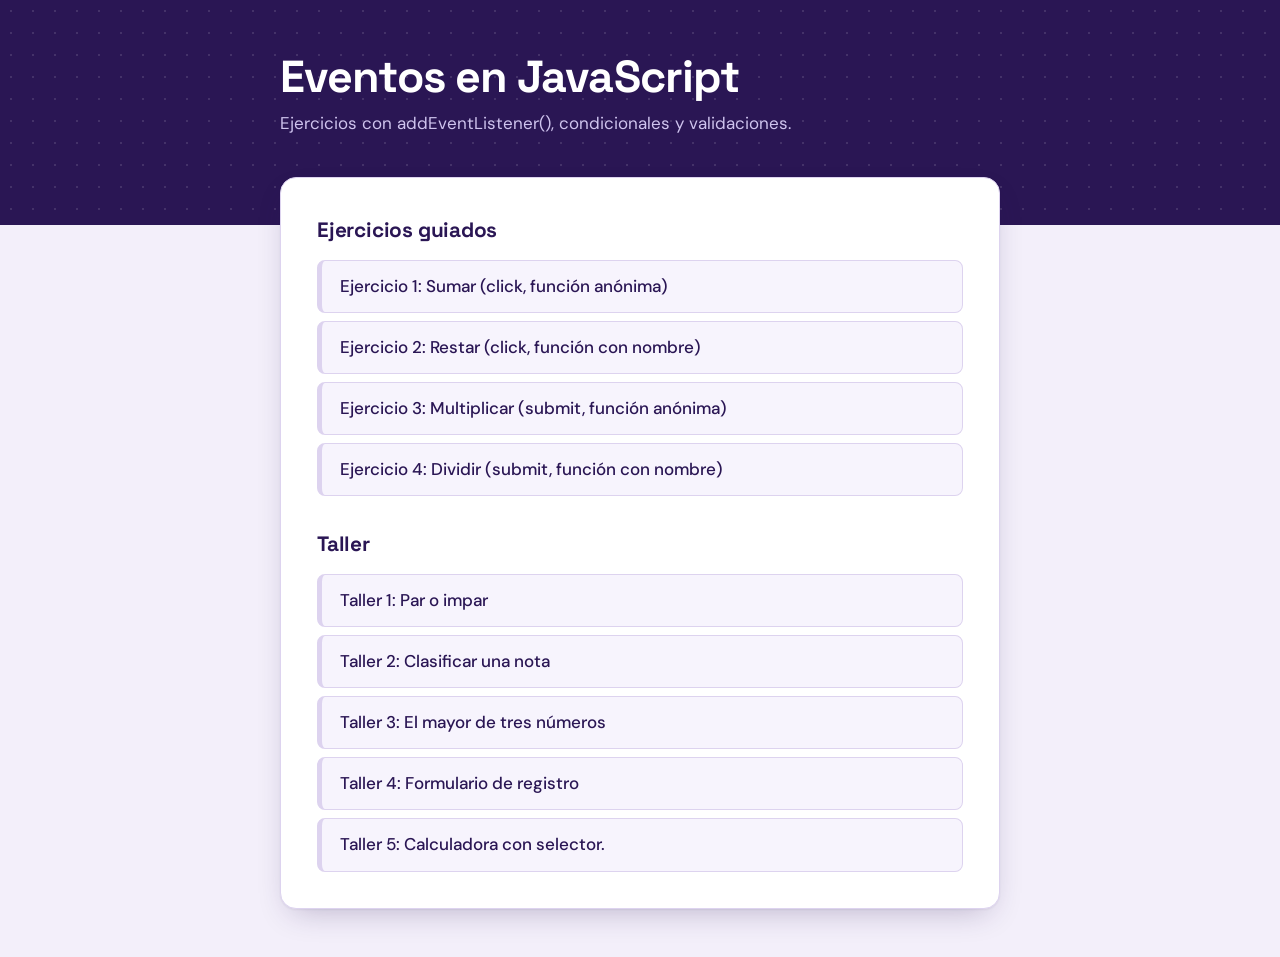
<file: index.html>
<!DOCTYPE html>
<html lang="es">
<head>
  <meta charset="UTF-8">
  <meta name="viewport" content="width=device-width, initial-scale=1.0">
  <title>Eventos en JavaScript</title>
  <link rel="stylesheet" href="css/style.css">
</head>
<body>
  <header>
    <h1>Eventos en JavaScript</h1>
    <p>Ejercicios con addEventListener(), condicionales y validaciones.</p>
  </header>
  <main>
    <h2>Ejercicios guiados</h2>
    <ul class="menu">
      <li><a href="ejercicios/ejercicio1.html">Ejercicio 1: Sumar (click, función anónima)</a></li>
      <li><a href="ejercicios/ejercicio2.html">Ejercicio 2: Restar (click, función con nombre)</a></li>
      <li><a href="ejercicios/ejercicio3.html">Ejercicio 3: Multiplicar (submit, función anónima)</a></li>
      <li><a href="ejercicios/ejercicio4.html">Ejercicio 4: Dividir (submit, función con nombre)</a></li>
    </ul>
    <h2>Taller</h2>
    <ul class="menu">
      <li><a href="taller/taller1.html">Taller 1: Par o impar</a></li>
      <li><a href="taller/taller2.html">Taller 2: Clasificar una nota</a></li>
      <li><a href="taller/taller3.html">Taller 3: El mayor de tres números</a></li>
      <li><a href="taller/taller4.html">Taller 4: Formulario de registro</a></li>
      <li><a href="taller/taller5.html">Taller 5: Calculadora con selector.</a></li>
    </ul>
  </main>
</body>
</html>
</file>
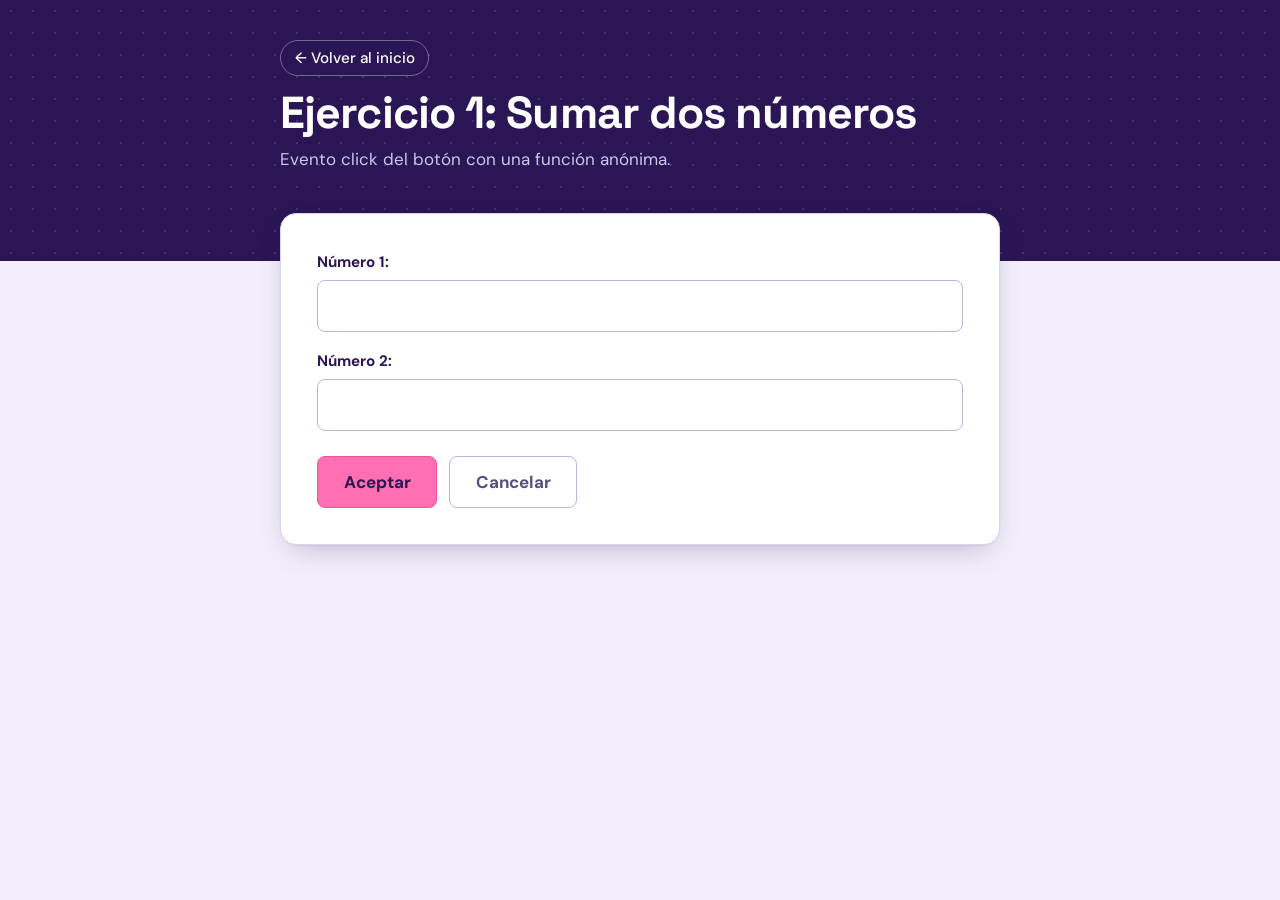
<file: ejercicios/ejercicio1.html>
<!DOCTYPE html>
<html lang="es">
<head>
  <meta charset="UTF-8">
  <meta name="viewport" content="width=device-width, initial-scale=1.0">
  <title>Ejercicio 1: Sumar dos números</title>
  <link rel="stylesheet" href="../css/style.css">
</head>
<body>
  <header>
    <a href="../index.html">← Volver al inicio</a>
    <h1>Ejercicio 1: Sumar dos números</h1>
    <p>Evento click del botón con una función anónima.</p>
  </header>
  <main>
    <form action="">
      <label for="n1">Número 1:</label>
      <input type="number" id="n1" step="any" required>
      <label for="n2">Número 2:</label>
      <input type="number" id="n2" step="any" required>
      <div class="botones">
        <input type="submit" value="Aceptar" id="botonSumar">
        <input type="reset" value="Cancelar">
      </div>
    </form>
  </main>
  <!-- El script va al final del body para que el HTML ya exista cuando JS lo busca -->
  <script src="../js/ejercicio1.js"></script>
</body>
</html>
</file>
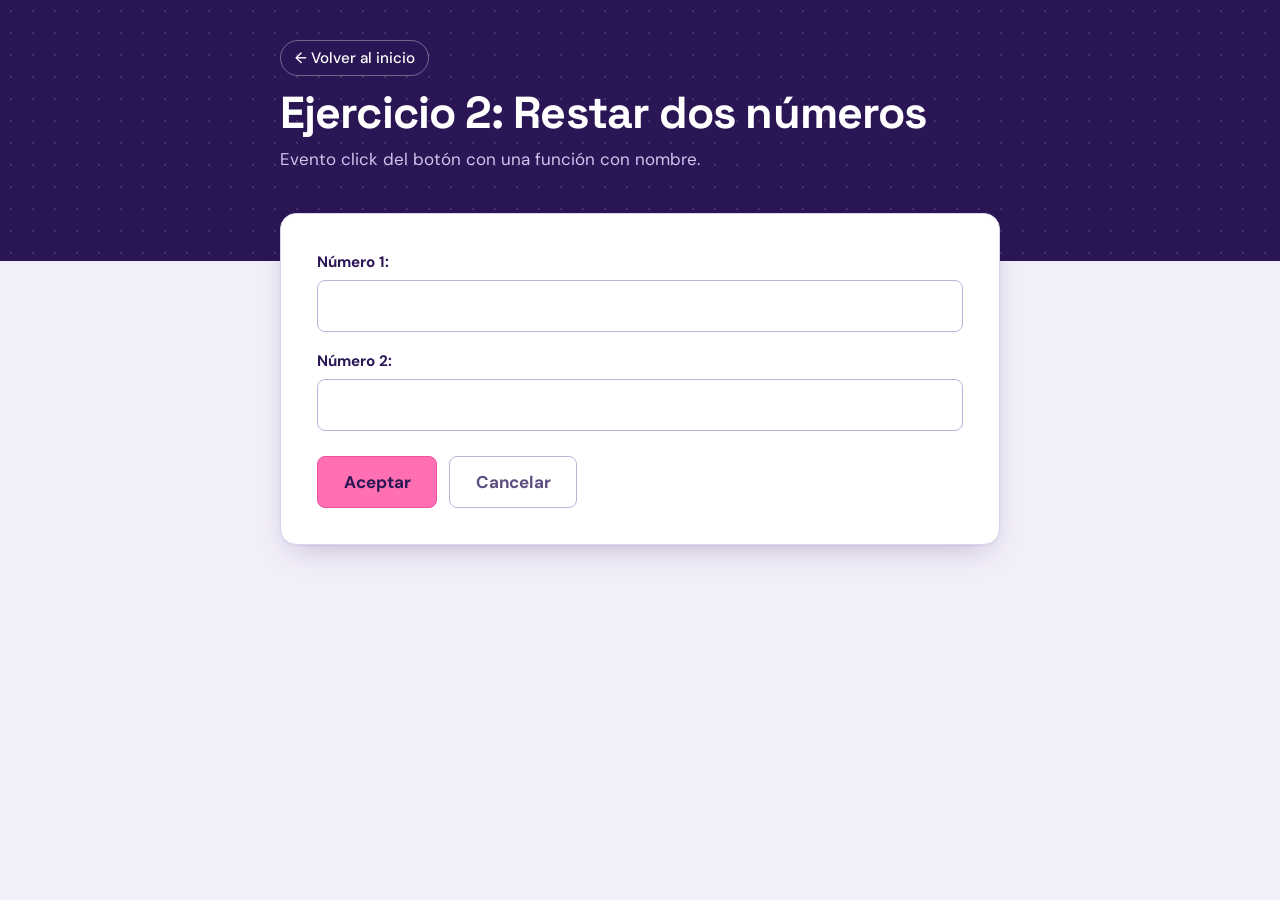
<file: ejercicios/ejercicio2.html>
<!DOCTYPE html>
<html lang="es">
<head>
  <meta charset="UTF-8">
  <meta name="viewport" content="width=device-width, initial-scale=1.0">
  <title>Ejercicio 2: Restar dos números</title>
  <link rel="stylesheet" href="../css/style.css">
</head>
<body>
  <header>
    <a href="../index.html">← Volver al inicio</a>
    <h1>Ejercicio 2: Restar dos números</h1>
    <p>Evento click del botón con una función con nombre.</p>
  </header>
  <main>
    <form action="">
      <label for="num1">Número 1:</label>
      <input type="number" id="num1" step="any" required>
      <label for="num2">Número 2:</label>
      <input type="number" id="num2" step="any" required>
      <div class="botones">
        <input type="submit" value="Aceptar" id="botonRestar">
        <input type="reset" value="Cancelar">
      </div>
    </form>
  </main>
  <!-- El script va al final del body para que el HTML ya exista cuando JS lo busca -->
  <script src="../js/ejercicio2.js"></script>
</body>
</html>
</file>
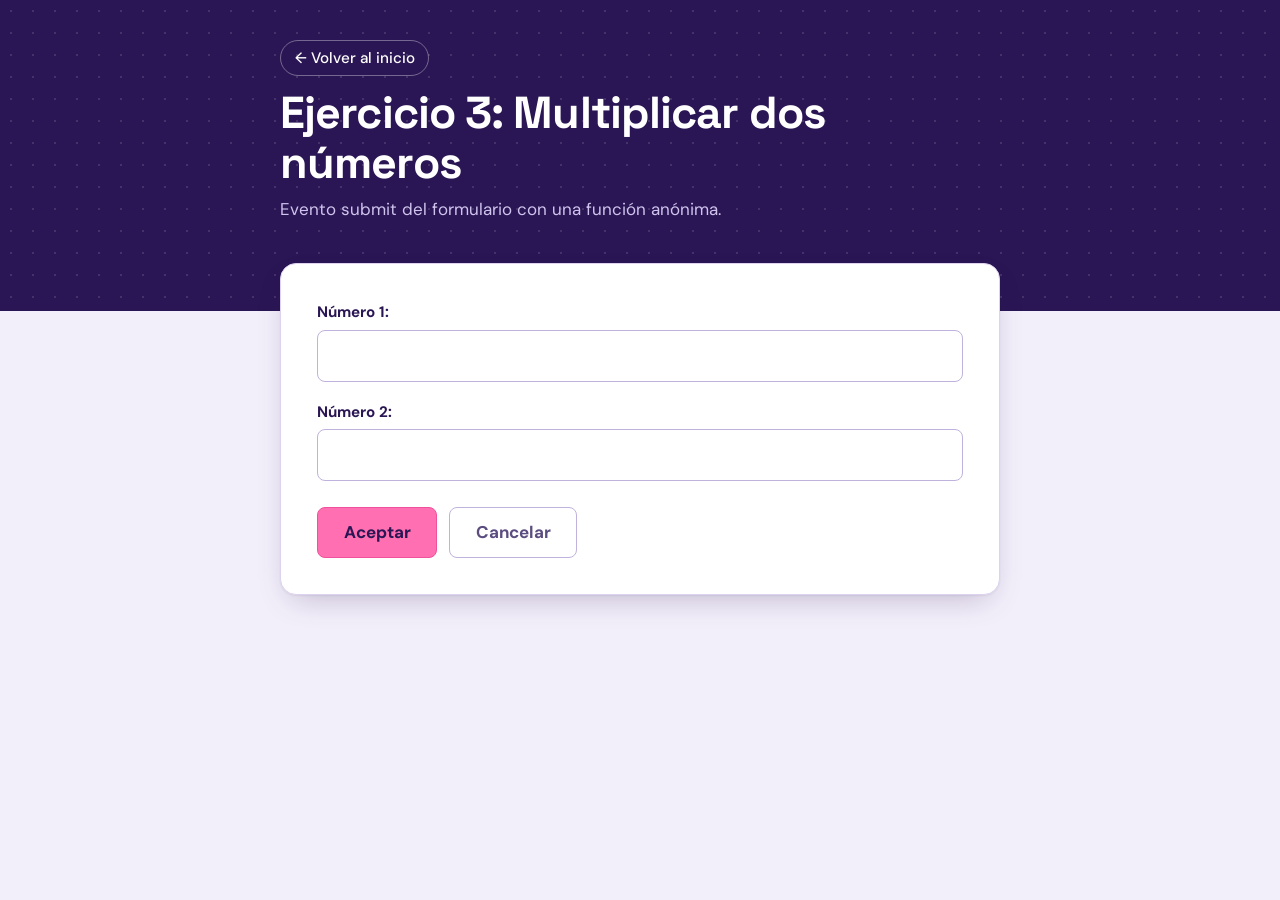
<file: ejercicios/ejercicio3.html>
<!DOCTYPE html>
<html lang="es">
<head>
  <meta charset="UTF-8">
  <meta name="viewport" content="width=device-width, initial-scale=1.0">
  <title>Ejercicio 3: Multiplicar dos números</title>
  <link rel="stylesheet" href="../css/style.css">
</head>
<body>
  <header>
    <a href="../index.html">← Volver al inicio</a>
    <h1>Ejercicio 3: Multiplicar dos números</h1>
    <p>Evento submit del formulario con una función anónima.</p>
  </header>
  <main>
    <form action="" id="formulario">
      <label for="num1">Número 1:</label>
      <input type="number" id="num1" step="any" required>
      <label for="num2">Número 2:</label>
      <input type="number" id="num2" step="any" required>
      <div class="botones">
        <input type="submit" value="Aceptar">
        <input type="reset" value="Cancelar">
      </div>
    </form>
  </main>
  <!-- El script va al final del body para que el HTML ya exista cuando JS lo busca -->
  <script src="../js/ejercicio3.js"></script>
</body>
</html>
</file>
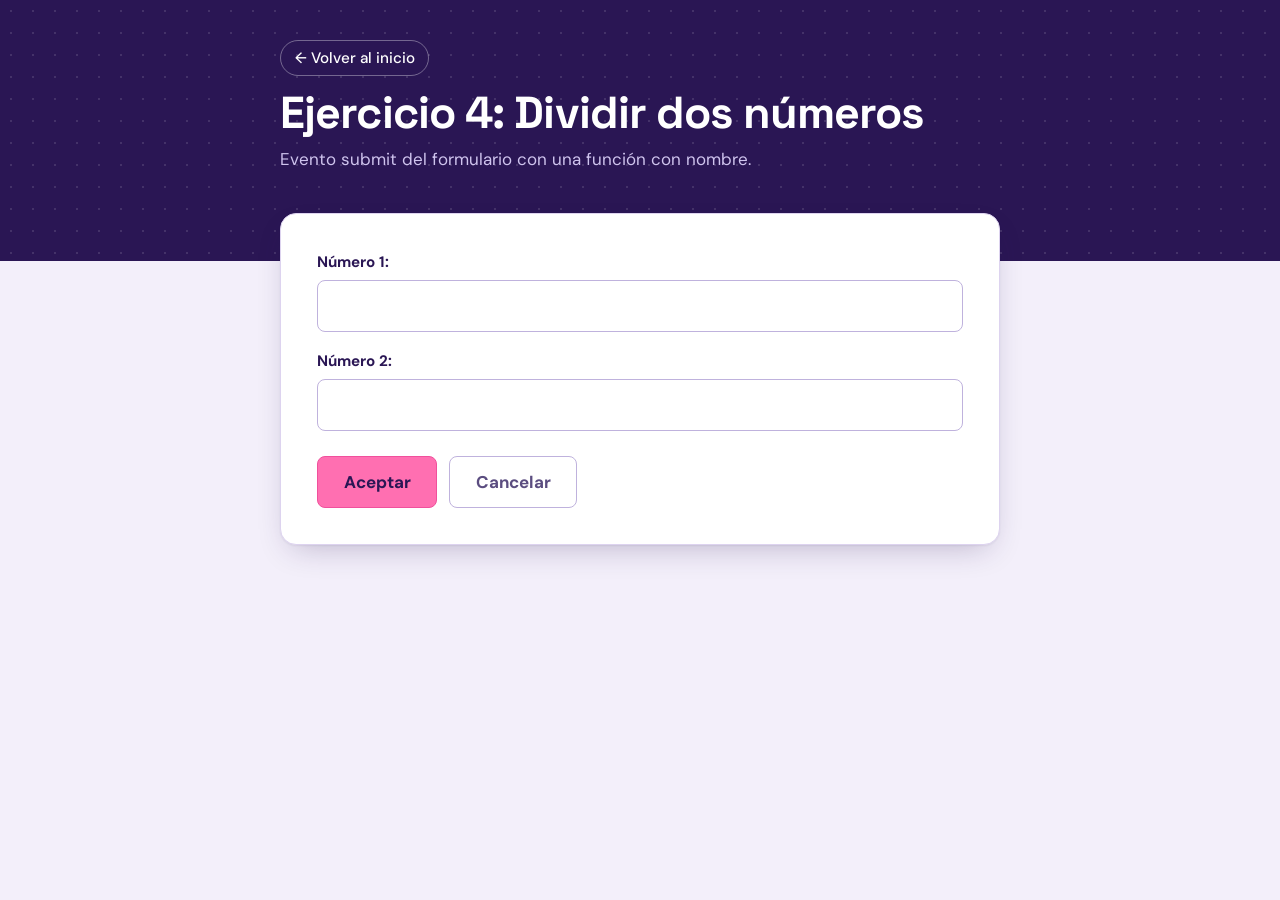
<file: ejercicios/ejercicio4.html>
<!DOCTYPE html>
<html lang="es">
<head>
  <meta charset="UTF-8">
  <meta name="viewport" content="width=device-width, initial-scale=1.0">
  <title>Ejercicio 4: Dividir dos números</title>
  <link rel="stylesheet" href="../css/style.css">
</head>
<body>
  <header>
    <a href="../index.html">← Volver al inicio</a>
    <h1>Ejercicio 4: Dividir dos números</h1>
    <p>Evento submit del formulario con una función con nombre.</p>
  </header>
  <main>
    <form action="" id="formularioDividir">
      <label for="num1">Número 1:</label>
      <input type="number" id="num1" step="any" required>
      <label for="num2">Número 2:</label>
      <input type="number" id="num2" step="any" required>
      <div class="botones">
        <input type="submit" value="Aceptar">
        <input type="reset" value="Cancelar">
      </div>
    </form>
  </main>
  <!-- El script va al final del body para que el HTML ya exista cuando JS lo busca -->
  <script src="../js/ejercicio4.js"></script>
</body>
</html>
</file>
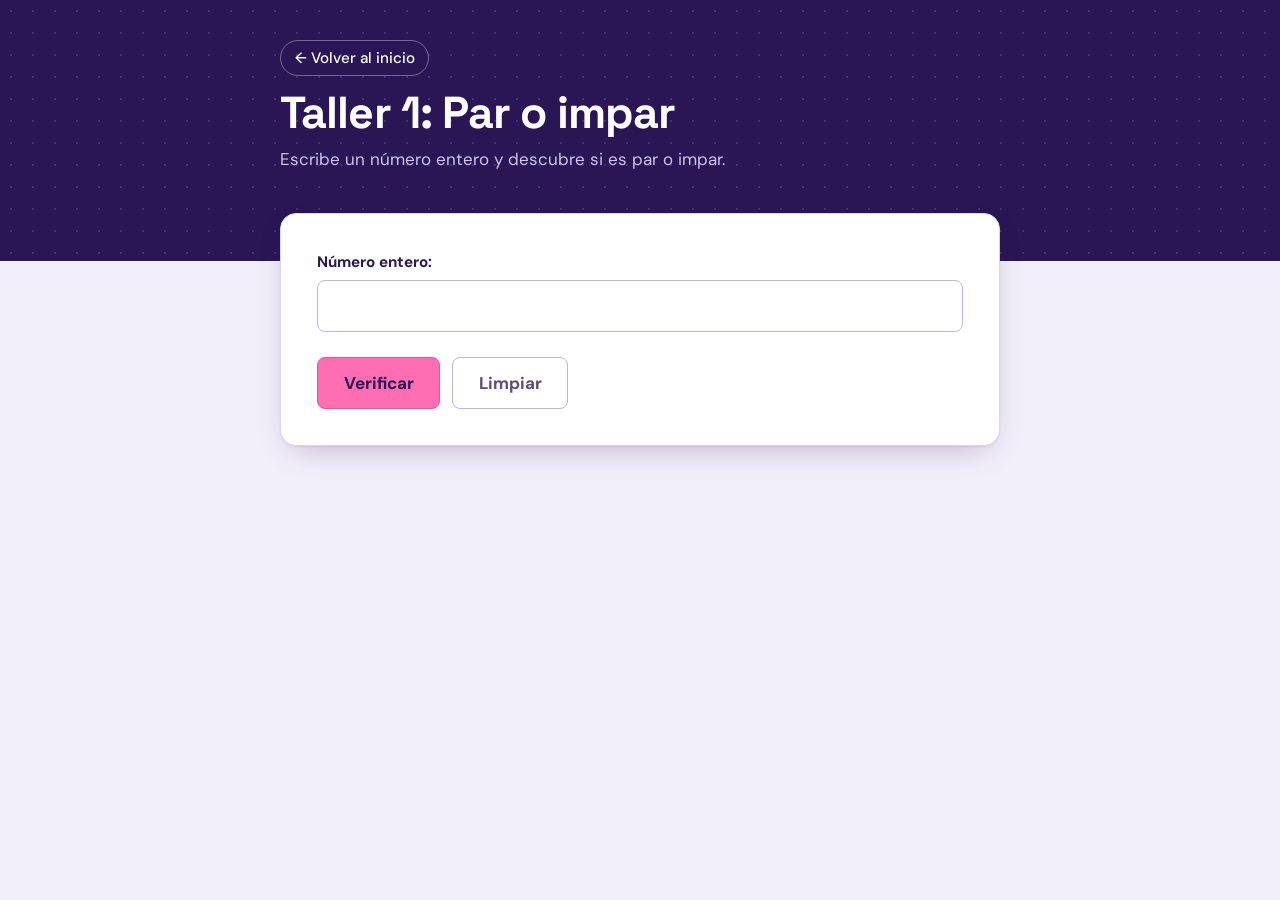
<file: taller/taller1.html>
<!DOCTYPE html>
<html lang="es">
<head>
  <meta charset="UTF-8">
  <meta name="viewport" content="width=device-width, initial-scale=1.0">
  <title>Taller 1: Par o impar</title>
  <link rel="stylesheet" href="../css/style.css">
</head>
<body>
  <header>
    <a href="../index.html">← Volver al inicio</a>
    <h1>Taller 1: Par o impar</h1>
    <p>Escribe un número entero y descubre si es par o impar.</p>
  </header>
  <main>
    <form id="formTaller1" novalidate>
      <label for="numero">Número entero:</label>
      <input type="number" id="numero" step="any">
      <div class="botones">
        <input type="submit" value="Verificar">
        <input type="reset" value="Limpiar">
      </div>
    </form>
    <p id="resultado" class="mensaje"></p>
  </main>
  <!-- El script va al final del body para que el HTML ya exista cuando JS lo busca -->
  <script src="../js/taller1.js"></script>
</body>
</html>
</file>
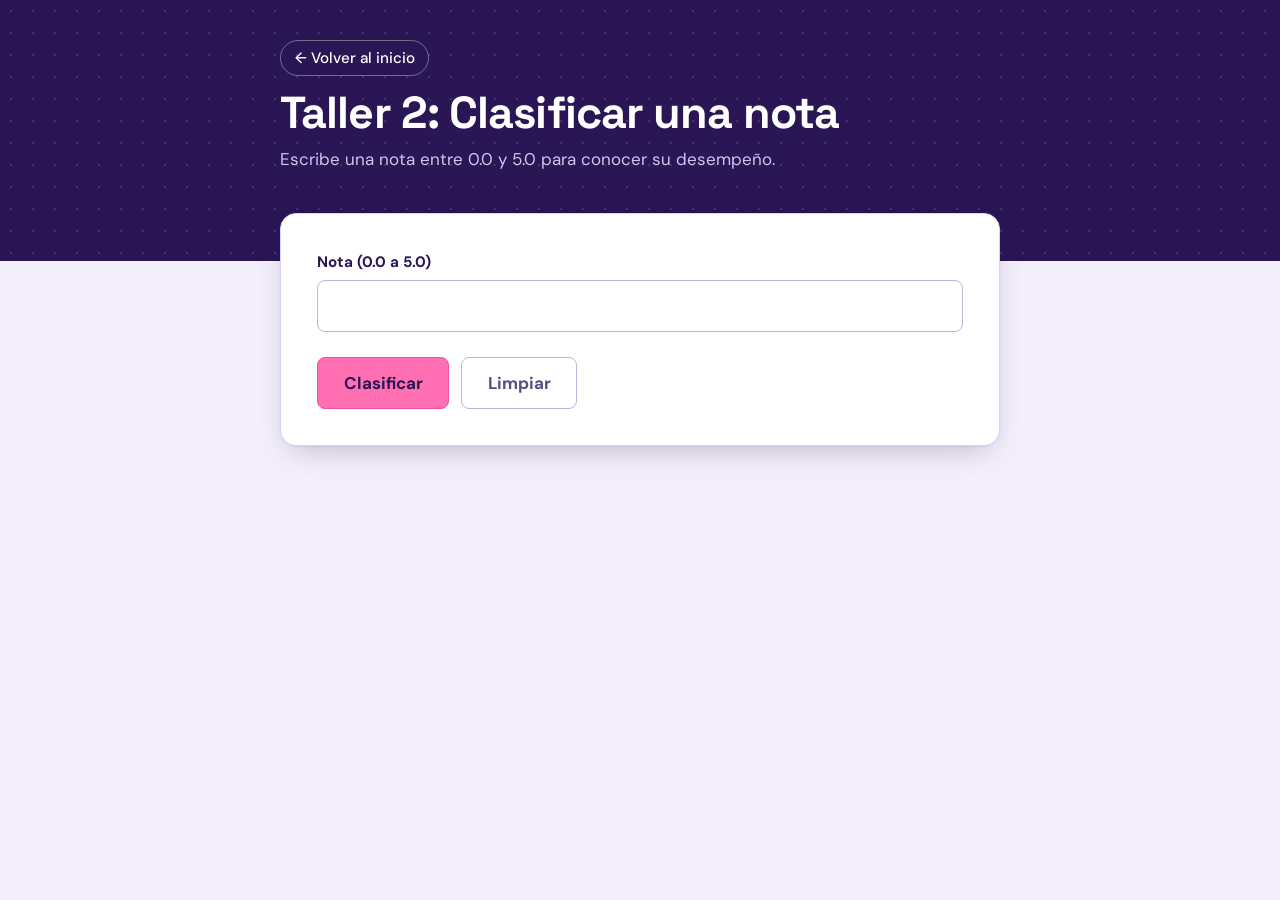
<file: taller/taller2.html>
<!DOCTYPE html>
<html lang="es">
<head>
  <meta charset="UTF-8">
  <meta name="viewport" content="width=device-width, initial-scale=1.0">
  <title>Taller 2: Clasificar una nota</title>
  <link rel="stylesheet" href="../css/style.css">
</head>
<body>
  <header>
    <a href="../index.html">← Volver al inicio</a>
    <h1>Taller 2: Clasificar una nota</h1>
    <p>Escribe una nota entre 0.0 y 5.0 para conocer su desempeño.</p>
  </header>
  <main>
    <form id="formTaller2" novalidate>
      <label for="nota">Nota (0.0 a 5.0)</label>
      <input type="number" id="nota" step="any">
      <div class="botones">
        <input type="submit" value="Clasificar">
        <input type="reset" value="Limpiar">
      </div>
    </form>
    <p id="resultado" class="mensaje"></p>
  </main>
  <!-- El script va al final del body para que el HTML ya exista cuando JS lo busca -->
  <script src="../js/taller2.js"></script>
</body>
</html>
</file>
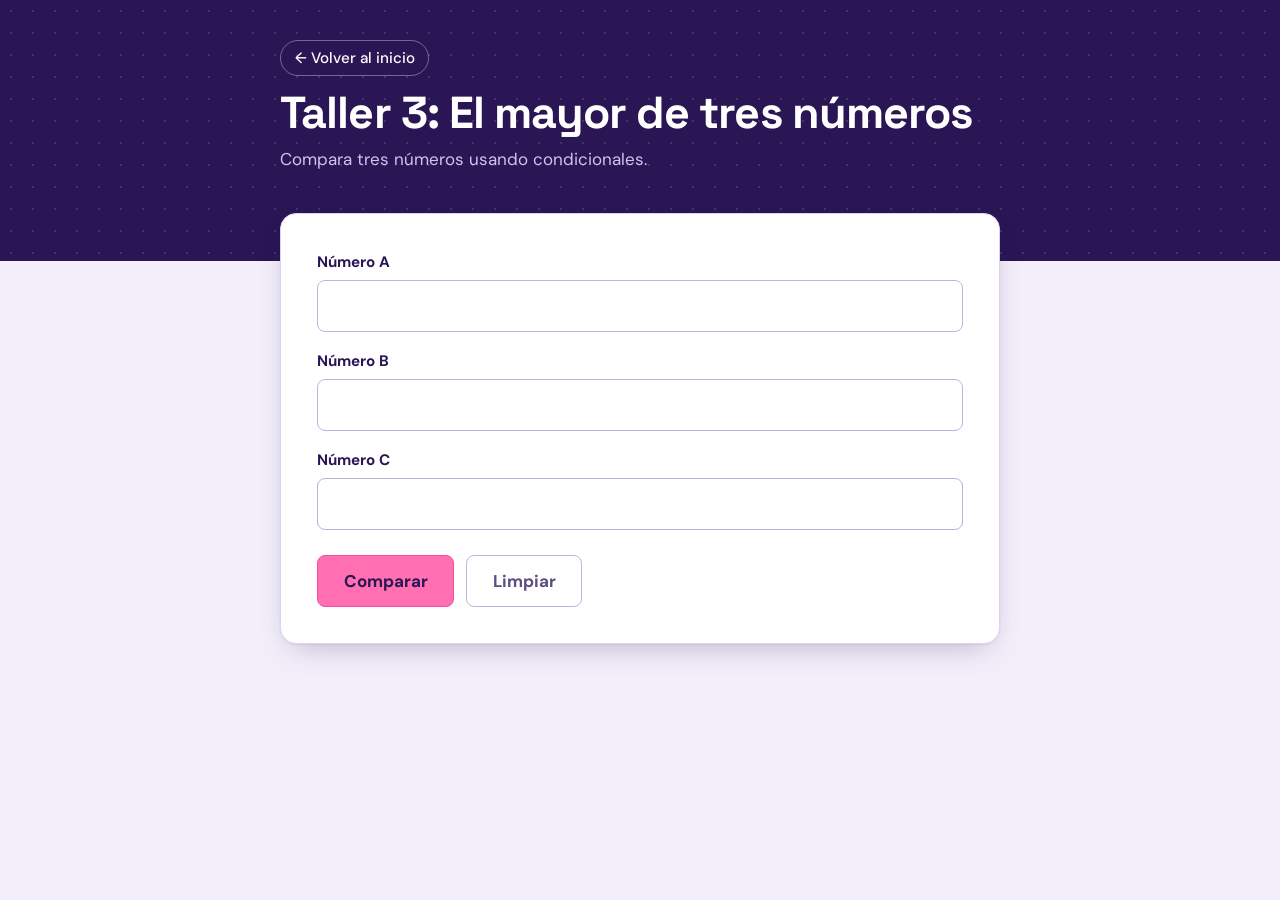
<file: taller/taller3.html>
<!DOCTYPE html>
<html lang="es">
<head>
  <meta charset="UTF-8">
  <meta name="viewport" content="width=device-width, initial-scale=1.0">
  <title>Taller 3: El mayor de tres números</title>
  <link rel="stylesheet" href="../css/style.css">
</head>
<body>
  <header>
    <a href="../index.html">← Volver al inicio</a>
    <h1>Taller 3: El mayor de tres números</h1>
    <p>Compara tres números usando condicionales.</p>
  </header>
  <main>
    <form id="formTaller3" novalidate>
      <label for="numeroA">Número A</label>
      <input type="number" id="numeroA" step="any">
      <label for="numeroB">Número B</label>
      <input type="number" id="numeroB" step="any">
      <label for="numeroC">Número C</label>
      <input type="number" id="numeroC" step="any">
      <div class="botones">
        <input type="submit" value="Comparar">
        <input type="reset" value="Limpiar">
      </div>
    </form>
    <p id="resultado" class="mensaje"></p>
  </main>
  <!-- El script va al final del body para que el HTML ya exista cuando JS lo busca -->
  <script src="../js/taller3.js"></script>
</body>
</html>
</file>
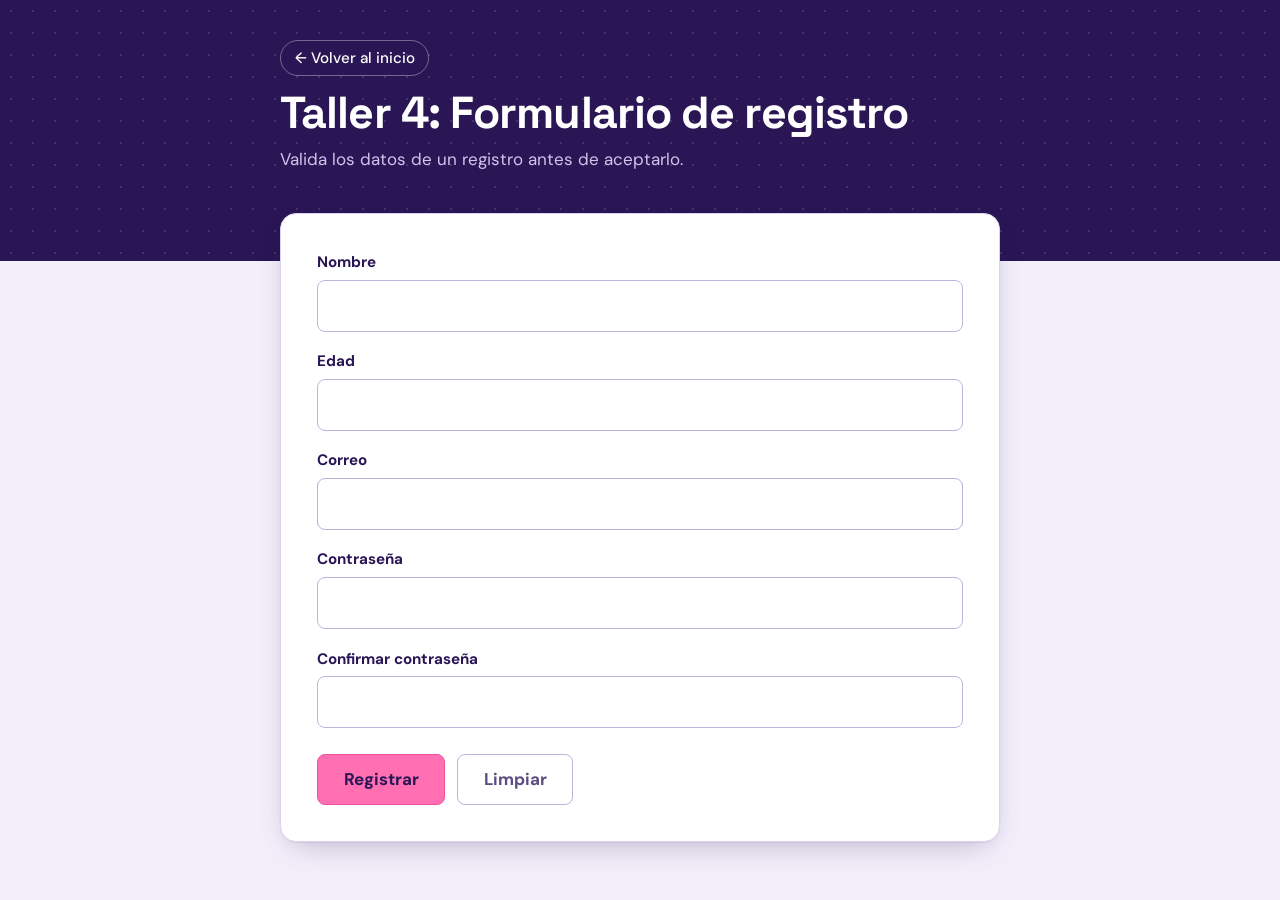
<file: taller/taller4.html>
<!DOCTYPE html>
<html lang="es">
<head>
  <meta charset="UTF-8">
  <meta name="viewport" content="width=device-width, initial-scale=1.0">
  <title>Taller 4: Formulario de registro</title>
  <link rel="stylesheet" href="../css/style.css">
</head>
<body>
  <header>
    <a href="../index.html">← Volver al inicio</a>
    <h1>Taller 4: Formulario de registro</h1>
    <p>Valida los datos de un registro antes de aceptarlo.</p>
  </header>
  <main>
    <form id="formTaller4" novalidate>
      <label for="nombre">Nombre</label>
      <input type="text" id="nombre">
      <label for="edad">Edad</label>
      <input type="number" id="edad" step="any">
      <label for="correo">Correo</label>
      <input type="email" id="correo">
      <label for="clave">Contraseña</label>
      <input type="password" id="clave">
      <label for="confirmar">Confirmar contraseña</label>
      <input type="password" id="confirmar">
      <div class="botones">
        <input type="submit" value="Registrar">
        <input type="reset" value="Limpiar">
      </div>
    </form>
    <p id="resultado" class="mensaje"></p>
  </main>
  <!-- El script va al final del body para que el HTML ya exista cuando JS lo busca -->
  <script src="../js/taller4.js"></script>
</body>
</html>
</file>
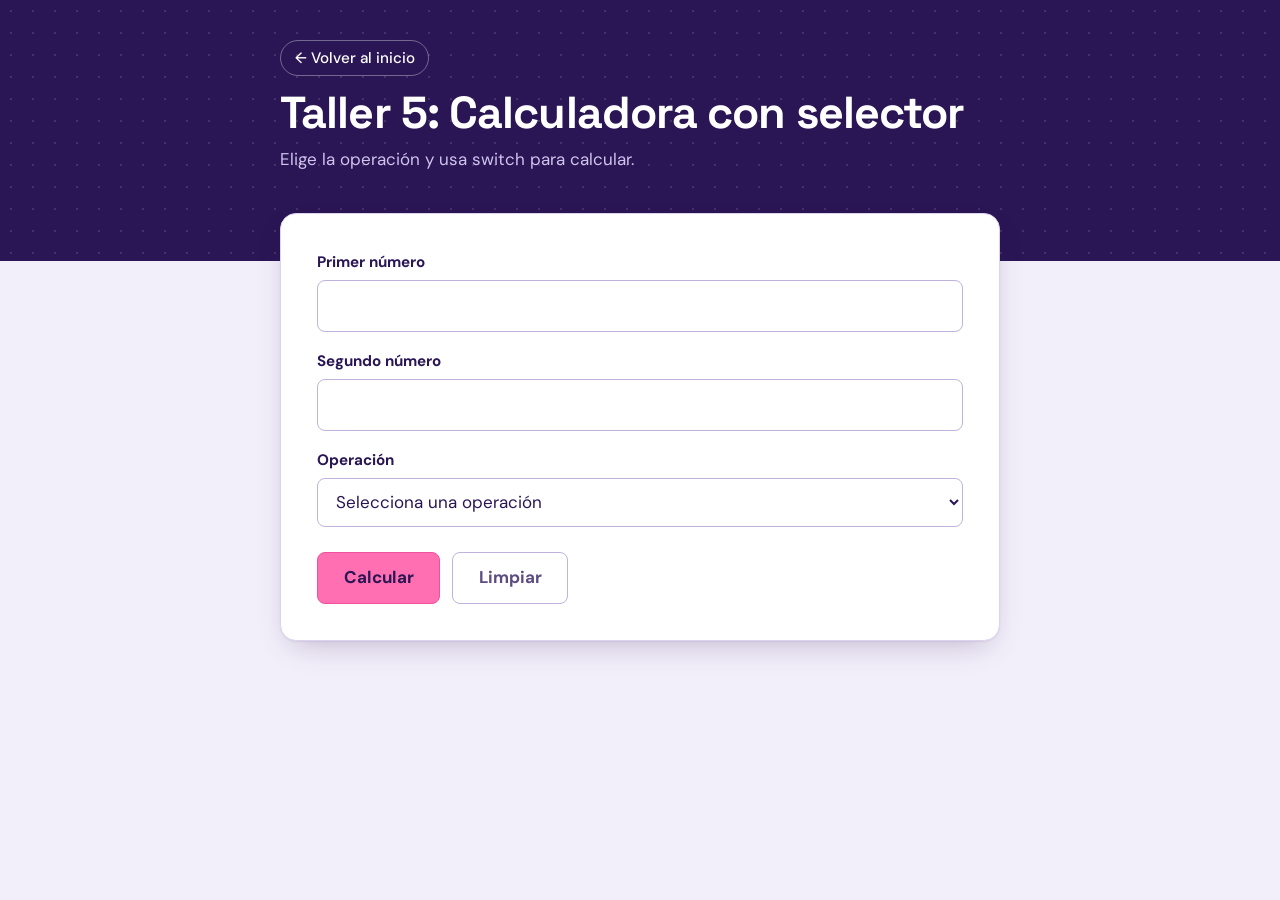
<file: taller/taller5.html>
<!DOCTYPE html>
<html lang="es">
<head>
  <meta charset="UTF-8">
  <meta name="viewport" content="width=device-width, initial-scale=1.0">
  <title>Taller 5: Calculadora con selector</title>
  <link rel="stylesheet" href="../css/style.css">
</head>
<body>
  <header>
    <a href="../index.html">← Volver al inicio</a>
    <h1>Taller 5: Calculadora con selector</h1>
    <p>Elige la operación y usa switch para calcular.</p>
  </header>
  <main>
    <form id="formTaller5" novalidate>
      <label for="primero">Primer número</label>
      <input type="number" id="primero" step="any">
      <label for="segundo">Segundo número</label>
      <input type="number" id="segundo" step="any">
      <label for="operacion">Operación</label>
      <select id="operacion">
        <option value="">Selecciona una operación</option>
        <option value="suma">Suma (+)</option>
        <option value="resta">Resta (−)</option>
        <option value="multiplicacion">Multiplicación (×)</option>
        <option value="division">División (÷)</option>
      </select>
      <div class="botones">
        <input type="submit" value="Calcular">
        <input type="reset" value="Limpiar">
      </div>
    </form>
    <p id="resultado" class="mensaje"></p>
  </main>
  <!-- El script va al final del body para que el HTML ya exista cuando JS lo busca -->
  <script src="../js/taller5.js"></script>
</body>
</html>
</file>
<file: css/style.css>
/* ==========================================================
   Eventos en JavaScript — hoja de estilos
   Sirve para index.html, ejercicios/ y taller/
   Para cambiar los colores, edita solo las variables de :root
   ========================================================== */

@import url("https://fonts.googleapis.com/css2?family=DM+Sans:wght@400;500;700&family=Space+Grotesk:wght@500;700&display=swap");

/* ---------- Variables ---------- */
:root {
  /* Paleta: violeta noche + rosa */
  --tinta: #2a1654;              /* encabezado y texto fuerte */
  --tinta-suave: #5b4d80;        /* texto secundario */
  --texto-encabezado: #cfc4ee;   /* párrafo del encabezado */
  --fondo: #f3effa;              /* fondo de página */
  --superficie: #ffffff;         /* tarjeta principal */
  --superficie-suave: #f7f4fd;   /* items del menú */
  --linea: #ddd3ef;              /* bordes suaves */
  --borde-campo: #bfb2dd;        /* borde de inputs y botón secundario */
  --borde-campo-hover: #9483c4;
  --resaltador: #ff6fb1;         /* acento: botón principal */
  --resaltador-fuerte: #f0509c;
  --resaltador-fondo: #ffeaf4;   /* hover del menú */
  --resaltador-foco: rgba(255, 111, 177, 0.45);
  --enlace: #5b3df5;             /* foco de teclado y mensaje neutro */
  --mensaje-fondo: #efeaff;
  --hover-suave: #f1ecfa;

  --ok-fondo: #e3f6ea;
  --ok-borde: #1f9d57;
  --ok-texto: #11603a;
  --error-fondo: #fdeaea;
  --error-borde: #d63b3b;
  --error-texto: #8f1f1f;
  --aviso-fondo: #fff4d6;
  --aviso-borde: #e0a100;
  --aviso-texto: #6b4b00;

  --fuente-titulo: "Space Grotesk", "Segoe UI", system-ui, sans-serif;
  --fuente-texto: "DM Sans", "Segoe UI", system-ui, sans-serif;

  --sombra: 0 1px 2px rgba(42, 22, 84, 0.06), 0 12px 32px -12px rgba(42, 22, 84, 0.3);
}

/* ---------- Base ---------- */
*,
*::before,
*::after {
  box-sizing: border-box;
}

html {
  -webkit-text-size-adjust: 100%;
}

body {
  margin: 0;
  min-height: 100vh;
  font-family: var(--fuente-texto);
  font-size: 1.0625rem;
  line-height: 1.6;
  color: var(--tinta);
  background: var(--fondo);
}

/* ---------- Encabezado ---------- */
header {
  /* cuadrícula de puntos tipo cuaderno de código */
  background-color: var(--tinta);
  background-image: radial-gradient(rgba(255, 255, 255, 0.12) 1px, transparent 1px);
  background-size: 22px 22px;
  color: #fff;
  padding: 2.5rem max(1.25rem, calc((100% - 720px) / 2)) 5.5rem;
}

header h1 {
  margin: 0.75rem 0 0.5rem;
  font-family: var(--fuente-titulo);
  font-weight: 700;
  font-size: clamp(1.9rem, 5vw, 2.8rem);
  line-height: 1.12;
  letter-spacing: -0.02em;
}

header p {
  margin: 0;
  max-width: 52ch;
  color: var(--texto-encabezado);
}

/* Enlace "Volver al inicio" */
header a {
  display: inline-block;
  padding: 0.3rem 0.85rem;
  font-size: 0.95rem;
  font-weight: 500;
  color: #fff;
  text-decoration: none;
  border: 1px solid rgba(255, 255, 255, 0.35);
  border-radius: 999px;
  transition: background-color 0.15s, color 0.15s, border-color 0.15s;
}

header a:hover {
  background: var(--resaltador);
  border-color: var(--resaltador);
  color: var(--tinta);
}

/* ---------- Contenido principal (tarjeta que sube sobre el encabezado) ---------- */
main {
  width: min(720px, 100% - 2.5rem);
  margin: -3rem auto 3rem;
  padding: clamp(1.25rem, 4vw, 2.25rem);
  background: var(--superficie);
  border: 1px solid var(--linea);
  border-radius: 16px;
  box-shadow: var(--sombra);
}

main h2 {
  margin: 2rem 0 0.75rem;
  font-family: var(--fuente-titulo);
  font-size: 1.3rem;
  letter-spacing: -0.01em;
}

main h2:first-child {
  margin-top: 0;
}

/* ---------- Menú del index ---------- */
.menu {
  list-style: none;
  margin: 0;
  padding: 0;
  display: grid;
  gap: 0.5rem;
}

.menu a {
  display: block;
  padding: 0.75rem 1rem 0.75rem 1.1rem;
  color: var(--tinta);
  text-decoration: none;
  font-weight: 500;
  background: var(--superficie-suave);
  border: 1px solid var(--linea);
  border-left: 5px solid var(--linea);
  border-radius: 8px;
  transition: border-left-color 0.15s, background-color 0.15s, padding-left 0.15s;
}

.menu a:hover {
  background: var(--resaltador-fondo);
  border-left-color: var(--resaltador);
  padding-left: 1.4rem;
}

/* ---------- Formularios ---------- */
form {
  display: grid;
  gap: 0.35rem;
}

label {
  margin-top: 0.75rem;
  font-weight: 700;
  font-size: 0.95rem;
}

label:first-child {
  margin-top: 0;
}

input:not([type="submit"]):not([type="reset"]),
select {
  width: 100%;
  padding: 0.7rem 0.85rem;
  font: inherit;
  color: var(--tinta);
  background: #fff;
  border: 1.5px solid var(--borde-campo);
  border-radius: 8px;
  transition: border-color 0.15s, box-shadow 0.15s;
}

input:not([type="submit"]):not([type="reset"]):hover,
select:hover {
  border-color: var(--borde-campo-hover);
}

input:not([type="submit"]):not([type="reset"]):focus,
select:focus {
  outline: none;
  border-color: var(--tinta);
  box-shadow: 0 0 0 4px var(--resaltador-foco);
}

/* ---------- Botones ---------- */
.botones {
  display: flex;
  flex-wrap: wrap;
  gap: 0.75rem;
  margin-top: 1.25rem;
}

input[type="submit"],
input[type="reset"] {
  padding: 0.7rem 1.6rem;
  font: inherit;
  font-weight: 700;
  cursor: pointer;
  border-radius: 8px;
  transition: background-color 0.15s, transform 0.1s, box-shadow 0.15s;
}

input[type="submit"] {
  color: var(--tinta);
  background: var(--resaltador);
  border: 1.5px solid var(--resaltador-fuerte);
}

input[type="submit"]:hover {
  background: var(--resaltador-fuerte);
}

input[type="reset"] {
  color: var(--tinta-suave);
  background: transparent;
  border: 1.5px solid var(--borde-campo);
}

input[type="reset"]:hover {
  background: var(--hover-suave);
  color: var(--tinta);
}

input[type="submit"]:active,
input[type="reset"]:active {
  transform: translateY(1px);
}

input[type="submit"]:focus-visible,
input[type="reset"]:focus-visible,
.menu a:focus-visible,
header a:focus-visible {
  outline: 3px solid var(--enlace);
  outline-offset: 3px;
}

/* ---------- Mensaje de resultado ---------- */
.mensaje {
  margin: 1.5rem 0 0;
  padding: 0.9rem 1.1rem;
  font-weight: 500;
  color: var(--tinta);
  background: var(--mensaje-fondo);
  border-left: 5px solid var(--enlace);
  border-radius: 8px;
  overflow-wrap: anywhere;
}

/* Si el párrafo está vacío, no ocupa espacio */
.mensaje:empty {
  display: none;
}

/* Estados opcionales: añade la clase desde JS con classList si quieres */
.mensaje.exito,
.mensaje.correcto,
.mensaje.ok {
  color: var(--ok-texto);
  background: var(--ok-fondo);
  border-left-color: var(--ok-borde);
}

.mensaje.error,
.mensaje.invalido {
  color: var(--error-texto);
  background: var(--error-fondo);
  border-left-color: var(--error-borde);
}

.mensaje.aviso,
.mensaje.advertencia {
  color: var(--aviso-texto);
  background: var(--aviso-fondo);
  border-left-color: var(--aviso-borde);
}

/* ---------- Móvil ---------- */
@media (max-width: 480px) {
  body {
    font-size: 1rem;
  }

  header {
    padding-top: 1.75rem;
    padding-bottom: 4.5rem;
  }

  .botones > input {
    flex: 1 1 100%;
  }
}

/* ---------- Accesibilidad: sin animaciones si el usuario lo pide ---------- */
@media (prefers-reduced-motion: reduce) {
  * {
    transition: none !important;
  }
}
</file>
